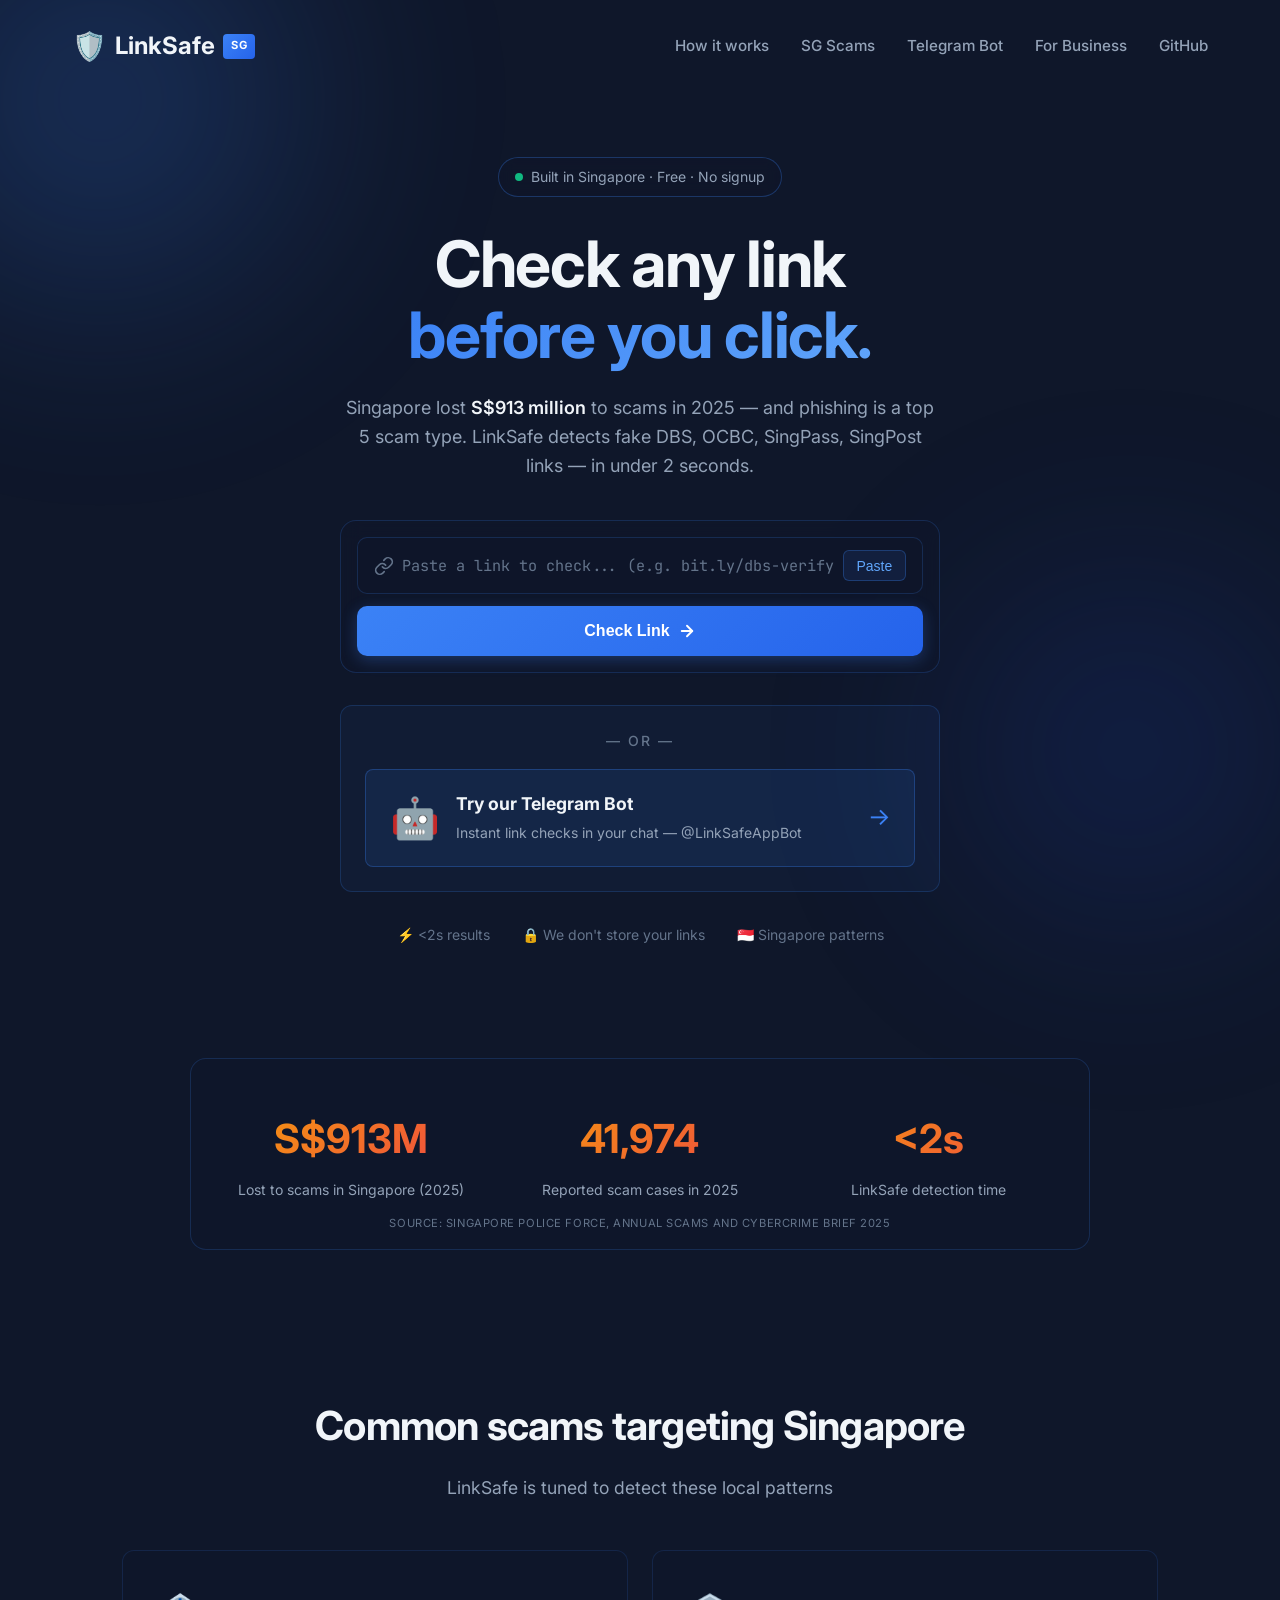
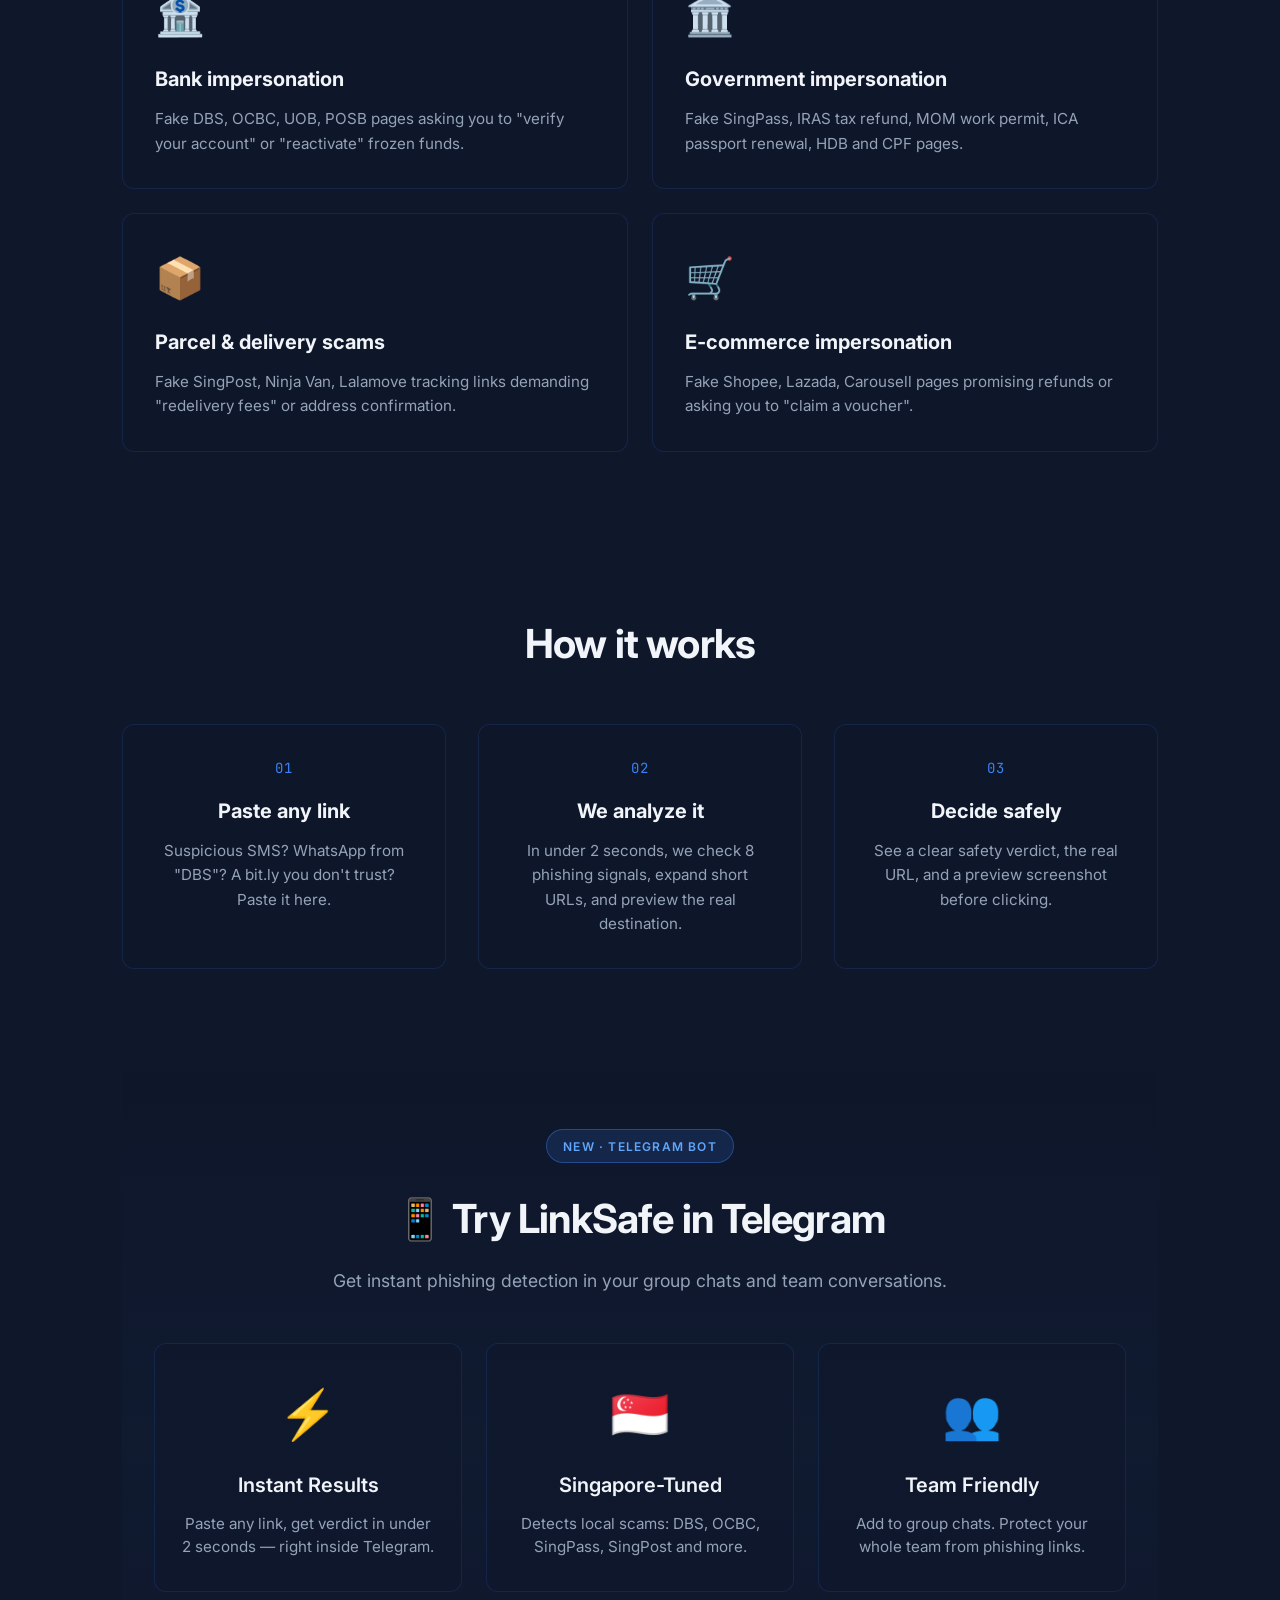
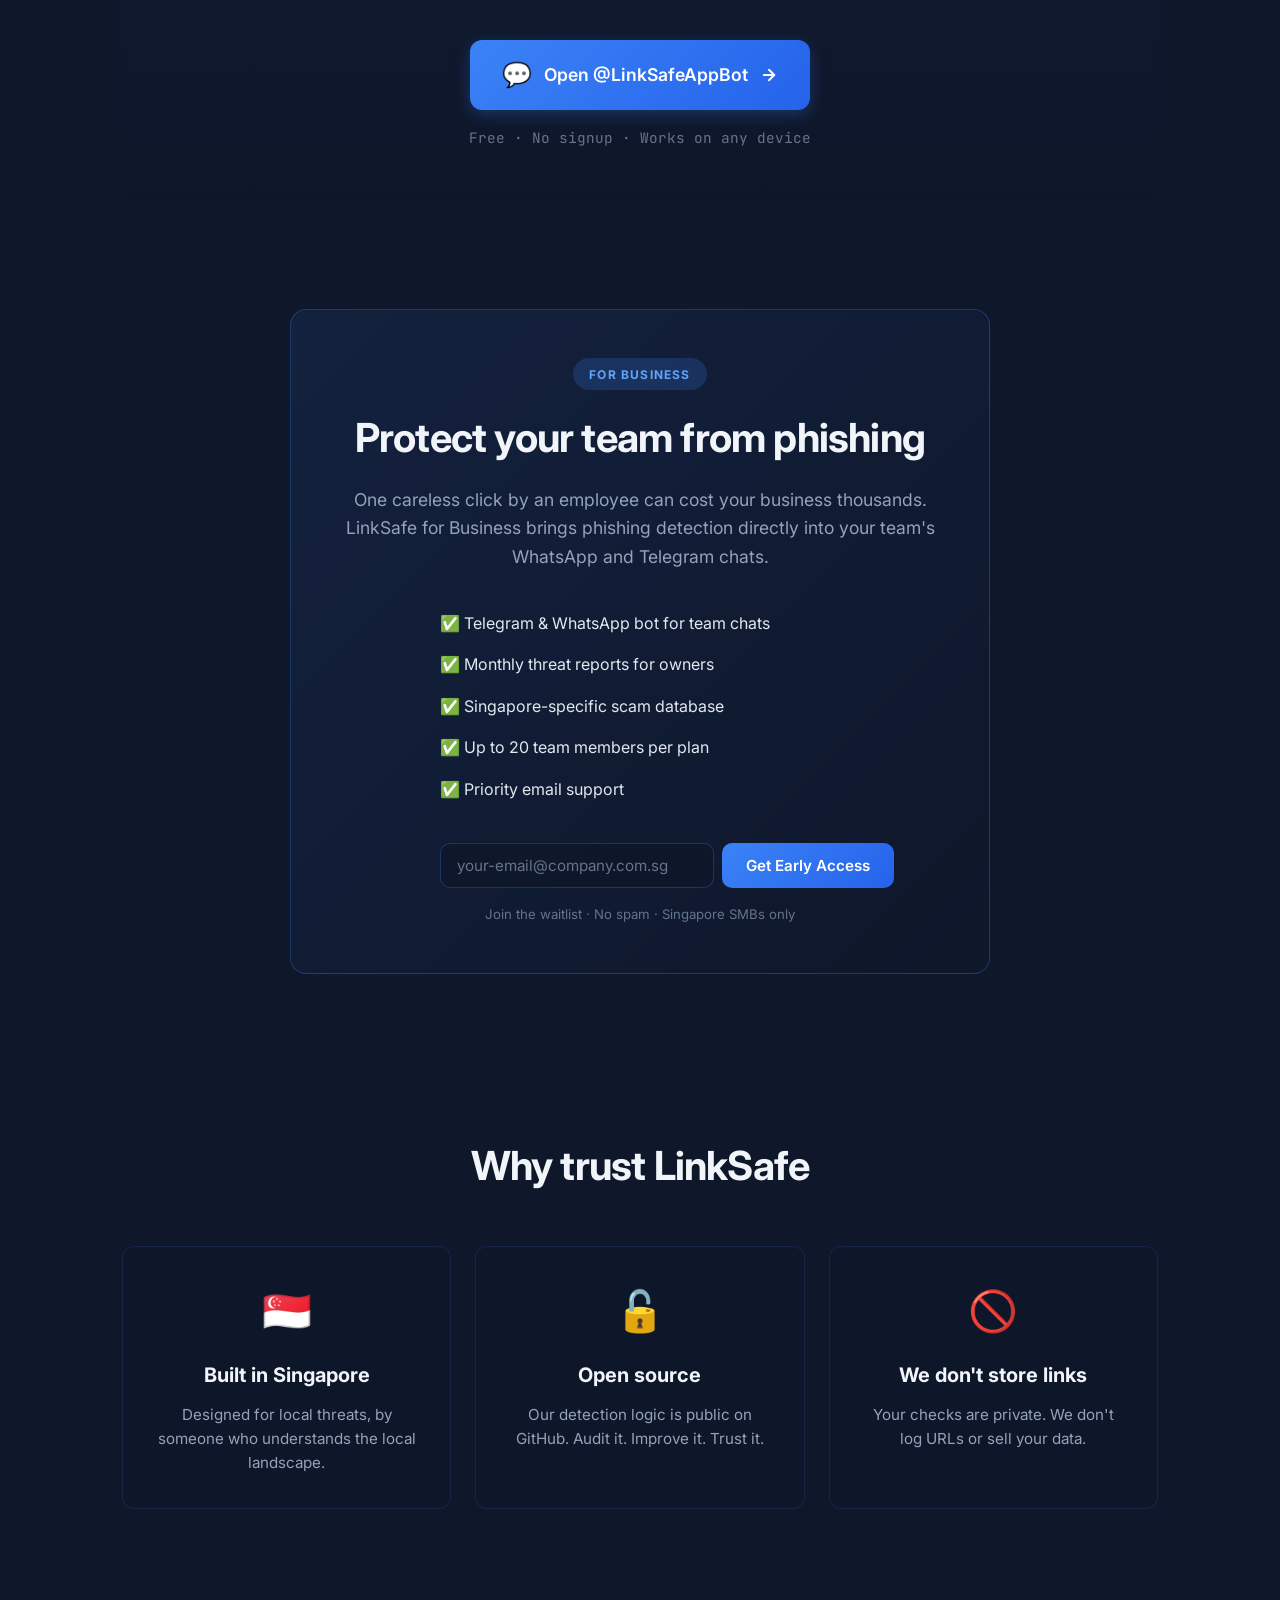
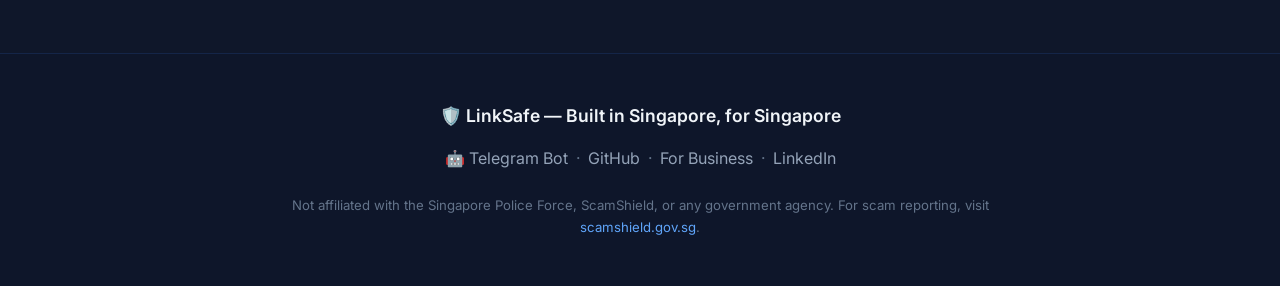
<file: index.html>
<!DOCTYPE html>
<html lang="en">
<head>
  <meta charset="UTF-8">
  <meta name="viewport" content="width=device-width, initial-scale=1.0">
  <title>LinkSafe — Phishing Link Checker Built for Singapore</title>
  <meta name="description" content="Free instant link safety checker. Detect phishing scams impersonating DBS, OCBC, SingPass, SingPost and more. Built for Singapore businesses.">

  <!-- Open Graph / Social sharing -->
  <meta property="og:title" content="LinkSafe — Stop Phishing in 2 Seconds">
  <meta property="og:description" content="Singapore lost S$913M to scams in 2025. LinkSafe checks any link before you click. Free for everyone, built for SMBs.">
  <meta property="og:type" content="website">
  <meta property="og:url" content="https://shakhsg.github.io/linksafe">
  <meta property="og:image" content="https://shakhsg.github.io/linksafe/og-image.png">
  <meta name="twitter:card" content="summary_large_image">
  <meta name="twitter:title" content="LinkSafe — Stop Phishing in 2 Seconds">
  <meta name="twitter:description" content="Singapore-built phishing detection. Free for everyone.">

  <link rel="preconnect" href="https://fonts.googleapis.com">
  <link rel="preconnect" href="https://fonts.gstatic.com" crossorigin>
  <link href="https://fonts.googleapis.com/css2?family=Inter:wght@400;500;600;700&family=JetBrains+Mono:wght@400;500&display=swap" rel="stylesheet">
  <link rel="stylesheet" href="styles.css">

  <!-- Google Analytics -->
  <script async src="https://www.googletagmanager.com/gtag/js?id=G-LSV59Z6FGF"></script>
  <script>
    window.dataLayer = window.dataLayer || [];
    function gtag(){dataLayer.push(arguments);}
    gtag('js', new Date());
    gtag('config', 'G-LSV59Z6FGF');
  </script>
</head>
<body>

  <!-- Background gradient orbs -->
  <div class="bg-orb bg-orb-1" aria-hidden="true"></div>
  <div class="bg-orb bg-orb-2" aria-hidden="true"></div>

  <!-- Header -->
  <header class="header">
    <div class="brand">
      <span class="brand-icon">🛡️</span>
      <span class="brand-name">LinkSafe</span>
      <span class="brand-tag">SG</span>
    </div>
    <nav class="nav">
      <a href="#how" class="nav-link">How it works</a>
      <a href="#scams" class="nav-link">SG Scams</a>
      <a href="#bot" class="nav-link">Telegram Bot</a>
      <a href="#business" class="nav-link">For Business</a>
      <a href="https://github.com/shakhsg/linksafe" class="nav-link" target="_blank">GitHub</a>
    </nav>
  </header>

  <!-- Hero -->
  <main class="main">
    <section class="hero">
      <div class="hero-badge">
        <span class="pulse-dot"></span>
        Built in Singapore · Free · No signup
      </div>
      <h1 class="hero-title">
        Check any link <br>
        <span class="accent">before you click.</span>
      </h1>
      <p class="hero-sub">
        Singapore lost <strong>S$913 million</strong> to scams in 2025 — and phishing is a top 5 scam type.
        LinkSafe detects fake DBS, OCBC, SingPass, SingPost links — in under 2 seconds.
      </p>

      <!-- Input -->
      <div class="check-box">
        <div class="input-wrap">
          <svg class="input-icon" width="20" height="20" viewBox="0 0 24 24" fill="none" stroke="currentColor" stroke-width="2" stroke-linecap="round" stroke-linejoin="round">
            <path d="M10 13a5 5 0 0 0 7.54.54l3-3a5 5 0 0 0-7.07-7.07l-1.72 1.71"/>
            <path d="M14 11a5 5 0 0 0-7.54-.54l-3 3a5 5 0 0 0 7.07 7.07l1.71-1.71"/>
          </svg>
          <input type="text" id="url-input" placeholder="Paste a link to check... (e.g. bit.ly/dbs-verify)" autocomplete="off" spellcheck="false" aria-label="URL to check">
          <button id="paste-btn" class="paste-btn" title="Paste from clipboard">Paste</button>
        </div>
        <button id="check-btn" class="check-btn">
          <span class="btn-text">Check Link</span>
          <svg class="btn-arrow" width="18" height="18" viewBox="0 0 24 24" fill="none" stroke="currentColor" stroke-width="2.5" stroke-linecap="round" stroke-linejoin="round">
            <line x1="5" y1="12" x2="19" y2="12"/>
            <polyline points="12 5 19 12 12 19"/>
          </svg>
        </button>
      </div>

      <!-- Bot CTA after checker -->
      <div class="bot-cta">
        <div class="bot-cta-divider">— OR —</div>
        <a href="https://t.me/LinkSafeAppBot" target="_blank" class="bot-cta-link">
          <span class="bot-cta-icon">🤖</span>
          <div class="bot-cta-text">
            <strong>Try our Telegram Bot</strong>
            <span>Instant link checks in your chat — @LinkSafeAppBot</span>
          </div>
          <span class="bot-cta-arrow">→</span>
        </a>
      </div>

      <div class="trust-row">
        <span class="trust-item">⚡ &lt;2s results</span>
        <span class="trust-item">🔒 We don't store your links</span>
        <span class="trust-item">🇸🇬 Singapore patterns</span>
      </div>
    </section>

    <!-- Results -->
    <section id="results" class="results" aria-live="polite"></section>

    <!-- Stats Banner -->
    <section class="stats-banner">
      <div class="stat">
        <div class="stat-num">S$913M</div>
        <div class="stat-label">Lost to scams in Singapore (2025)</div>
      </div>
      <div class="stat">
        <div class="stat-num">41,974</div>
        <div class="stat-label">Reported scam cases in 2025</div>
      </div>
      <div class="stat">
        <div class="stat-num">&lt;2s</div>
        <div class="stat-label">LinkSafe detection time</div>
      </div>
      <div class="stat-source">Source: Singapore Police Force, Annual Scams and Cybercrime Brief 2025</div>
    </section>

    <!-- Singapore Scams Section -->
    <section id="scams" class="scams-section">
      <h2 class="section-title">Common scams targeting Singapore</h2>
      <p class="section-sub">LinkSafe is tuned to detect these local patterns</p>

      <div class="scam-grid">
        <div class="scam-card">
          <div class="scam-icon">🏦</div>
          <h3>Bank impersonation</h3>
          <p>Fake DBS, OCBC, UOB, POSB pages asking you to "verify your account" or "reactivate" frozen funds.</p>
        </div>
        <div class="scam-card">
          <div class="scam-icon">🏛️</div>
          <h3>Government impersonation</h3>
          <p>Fake SingPass, IRAS tax refund, MOM work permit, ICA passport renewal, HDB and CPF pages.</p>
        </div>
        <div class="scam-card">
          <div class="scam-icon">📦</div>
          <h3>Parcel & delivery scams</h3>
          <p>Fake SingPost, Ninja Van, Lalamove tracking links demanding "redelivery fees" or address confirmation.</p>
        </div>
        <div class="scam-card">
          <div class="scam-icon">🛒</div>
          <h3>E-commerce impersonation</h3>
          <p>Fake Shopee, Lazada, Carousell pages promising refunds or asking you to "claim a voucher".</p>
        </div>
      </div>
    </section>

    <!-- How it works -->
    <section id="how" class="how-section">
      <h2 class="section-title">How it works</h2>
      <div class="how-grid">
        <div class="how-card">
          <div class="how-num">01</div>
          <h3 class="how-title">Paste any link</h3>
          <p class="how-desc">Suspicious SMS? WhatsApp from "DBS"? A bit.ly you don't trust? Paste it here.</p>
        </div>
        <div class="how-card">
          <div class="how-num">02</div>
          <h3 class="how-title">We analyze it</h3>
          <p class="how-desc">In under 2 seconds, we check 8 phishing signals, expand short URLs, and preview the real destination.</p>
        </div>
        <div class="how-card">
          <div class="how-num">03</div>
          <h3 class="how-title">Decide safely</h3>
          <p class="how-desc">See a clear safety verdict, the real URL, and a preview screenshot before clicking.</p>
        </div>
      </div>
    </section>

    <!-- Telegram Bot Section -->
    <section id="bot" class="bot-section">
      <div class="bot-section-content">
        <div class="bot-badge">NEW · TELEGRAM BOT</div>
        <h2 class="section-title">📱 Try LinkSafe in Telegram</h2>
        <p class="section-sub">Get instant phishing detection in your group chats and team conversations.</p>

        <div class="bot-features">
          <div class="bot-feature">
            <div class="bot-feature-icon">⚡</div>
            <h3>Instant Results</h3>
            <p>Paste any link, get verdict in under 2 seconds — right inside Telegram.</p>
          </div>
          <div class="bot-feature">
            <div class="bot-feature-icon">🇸🇬</div>
            <h3>Singapore-Tuned</h3>
            <p>Detects local scams: DBS, OCBC, SingPass, SingPost and more.</p>
          </div>
          <div class="bot-feature">
            <div class="bot-feature-icon">👥</div>
            <h3>Team Friendly</h3>
            <p>Add to group chats. Protect your whole team from phishing links.</p>
          </div>
        </div>

        <div class="bot-cta-center">
          <a href="https://t.me/LinkSafeAppBot" target="_blank" class="bot-open-btn">
            <span>💬</span>
            Open @LinkSafeAppBot
            <svg width="18" height="18" viewBox="0 0 24 24" fill="none" stroke="currentColor" stroke-width="2.5" stroke-linecap="round" stroke-linejoin="round">
              <line x1="5" y1="12" x2="19" y2="12"/>
              <polyline points="12 5 19 12 12 19"/>
            </svg>
          </a>
          <p class="bot-username">Free · No signup · Works on any device</p>
        </div>
      </div>
    </section>

    <!-- For Business Section -->
    <section id="business" class="business-section">
      <div class="business-content">
        <div class="business-badge">FOR BUSINESS</div>
        <h2 class="section-title">Protect your team from phishing</h2>
        <p class="business-desc">
          One careless click by an employee can cost your business thousands. LinkSafe for Business
          brings phishing detection directly into your team's WhatsApp and Telegram chats.
        </p>

        <ul class="business-features">
          <li>✅ Telegram & WhatsApp bot for team chats</li>
          <li>✅ Monthly threat reports for owners</li>
          <li>✅ Singapore-specific scam database</li>
          <li>✅ Up to 20 team members per plan</li>
          <li>✅ Priority email support</li>
        </ul>

        <form class="lead-form" action="https://formspree.io/f/mpqnpljk" method="POST">
          <input type="email" name="email" placeholder="your-email@company.com.sg" required aria-label="Business email">
          <button type="submit" class="cta-btn">Get Early Access</button>
        </form>
        <p class="form-note">Join the waitlist · No spam · Singapore SMBs only</p>
      </div>
    </section>

    <!-- Trust Section -->
    <section class="trust-section">
      <h2 class="section-title">Why trust LinkSafe</h2>
      <div class="trust-grid">
        <div class="trust-card">
          <div class="trust-emoji">🇸🇬</div>
          <h3>Built in Singapore</h3>
          <p>Designed for local threats, by someone who understands the local landscape.</p>
        </div>
        <div class="trust-card">
          <div class="trust-emoji">🔓</div>
          <h3>Open source</h3>
          <p>Our detection logic is public on GitHub. Audit it. Improve it. Trust it.</p>
        </div>
        <div class="trust-card">
          <div class="trust-emoji">🚫</div>
          <h3>We don't store links</h3>
          <p>Your checks are private. We don't log URLs or sell your data.</p>
        </div>
      </div>
    </section>
  </main>

  <footer class="footer">
    <div class="footer-content">
      <p class="footer-brand">🛡️ LinkSafe — Built in Singapore, for Singapore</p>
      <p class="footer-links">
        <a href="https://t.me/LinkSafeAppBot" target="_blank">🤖 Telegram Bot</a> ·
        <a href="https://github.com/shakhsg/linksafe" target="_blank">GitHub</a> ·
        <a href="#business">For Business</a> ·
        <a href="https://www.linkedin.com/in/shukhratmirzaev-cs" target="_blank">LinkedIn</a>
      </p>
      <p class="footer-note">
        Not affiliated with the Singapore Police Force, ScamShield, or any government agency.
        For scam reporting, visit <a href="https://www.scamshield.gov.sg" target="_blank">scamshield.gov.sg</a>.
      </p>
    </div>
  </footer>

  <script src="script.js"></script>
</body>
</html>
</file>
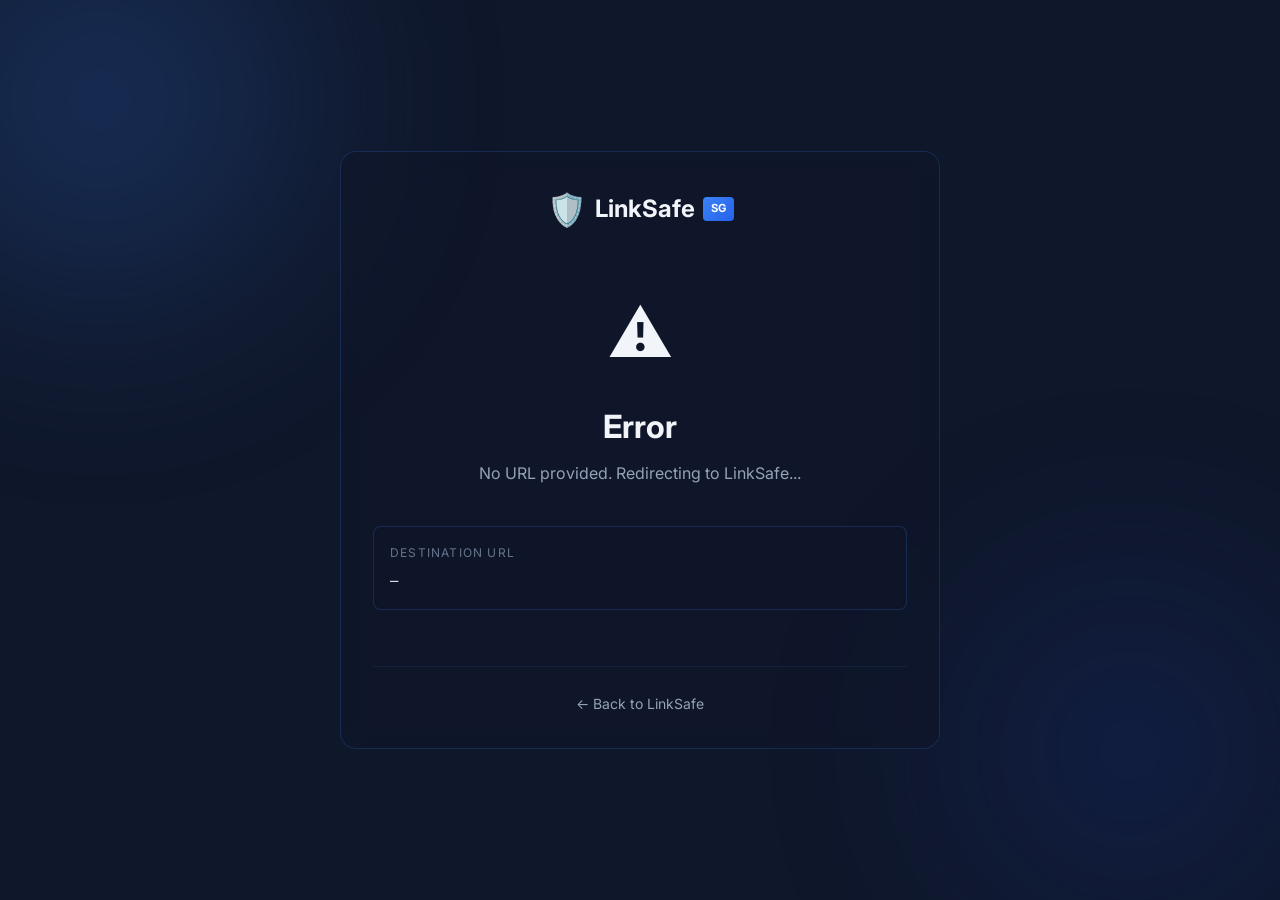
<file: check.html>
<!DOCTYPE html>
<html lang="en">
<head>
  <meta charset="UTF-8">
  <meta name="viewport" content="width=device-width, initial-scale=1.0">
  <title>LinkSafe — Checking Link...</title>
  <meta name="description" content="LinkSafe is checking if this link is safe before you continue.">

  <!-- Don't index this page -->
  <meta name="robots" content="noindex, nofollow">

  <link rel="preconnect" href="https://fonts.googleapis.com">
  <link rel="preconnect" href="https://fonts.gstatic.com" crossorigin>
  <link href="https://fonts.googleapis.com/css2?family=Inter:wght@400;500;600;700&family=JetBrains+Mono:wght@400;500&display=swap" rel="stylesheet">

  <!-- Google Analytics -->
  <script async src="https://www.googletagmanager.com/gtag/js?id=G-LSV59Z6FGF"></script>
  <script>
    window.dataLayer = window.dataLayer || [];
    function gtag(){dataLayer.push(arguments);}
    gtag('js', new Date());
    gtag('config', 'G-LSV59Z6FGF');
  </script>

  <style>
    * { margin: 0; padding: 0; box-sizing: border-box; }

    body {
      font-family: 'Inter', -apple-system, sans-serif;
      background: #0F172A;
      color: #F1F5F9;
      min-height: 100vh;
      display: flex;
      align-items: center;
      justify-content: center;
      padding: 1rem;
      line-height: 1.6;
    }

    .bg-orb {
      position: fixed;
      border-radius: 50%;
      filter: blur(100px);
      opacity: 0.3;
      z-index: -1;
      pointer-events: none;
    }

    .bg-orb-1 {
      width: 600px;
      height: 600px;
      background: radial-gradient(circle, #3B82F6 0%, transparent 70%);
      top: -200px;
      left: -200px;
    }

    .bg-orb-2 {
      width: 500px;
      height: 500px;
      background: radial-gradient(circle, #1E40AF 0%, transparent 70%);
      bottom: -100px;
      right: -100px;
    }

    .container {
      max-width: 600px;
      width: 100%;
      background: rgba(15, 23, 42, 0.6);
      border: 1px solid rgba(59, 130, 246, 0.2);
      border-radius: 16px;
      padding: 2rem;
      backdrop-filter: blur(10px);
    }

    .brand {
      display: flex;
      align-items: center;
      gap: 0.5rem;
      justify-content: center;
      margin-bottom: 2rem;
    }

    .brand-icon { font-size: 2rem; }
    .brand-name { font-size: 1.5rem; font-weight: 700; color: #F1F5F9; }
    .brand-tag {
      background: linear-gradient(135deg, #3B82F6 0%, #2563EB 100%);
      color: white;
      font-size: 0.7rem;
      font-weight: 700;
      padding: 0.2rem 0.5rem;
      border-radius: 4px;
    }

    /* Loading state */
    .loading {
      text-align: center;
      padding: 2rem 0;
    }

    .spinner {
      width: 50px;
      height: 50px;
      border: 4px solid rgba(59, 130, 246, 0.2);
      border-top-color: #3B82F6;
      border-radius: 50%;
      margin: 0 auto 1.5rem;
      animation: spin 0.8s linear infinite;
    }

    @keyframes spin {
      to { transform: rotate(360deg); }
    }

    .loading-text {
      font-size: 1.1rem;
      color: #94A3B8;
      margin-bottom: 0.5rem;
    }

    .loading-url {
      font-family: 'JetBrains Mono', monospace;
      font-size: 0.875rem;
      color: #64748B;
      word-break: break-all;
      padding: 0.5rem;
      background: rgba(15, 23, 42, 0.5);
      border-radius: 6px;
      margin-top: 1rem;
    }

    /* Result states */
    .result {
      display: none;
    }

    .result.show {
      display: block;
    }

    .verdict {
      text-align: center;
      padding: 1rem 0;
    }

    .verdict-icon {
      font-size: 4rem;
      margin-bottom: 1rem;
    }

    .verdict-title {
      font-size: 2rem;
      font-weight: 700;
      margin-bottom: 0.5rem;
    }

    .verdict-subtitle {
      font-size: 1rem;
      color: #94A3B8;
      margin-bottom: 1.5rem;
    }

    /* SAFE */
    .verdict-safe .verdict-title { color: #10B981; }

    /* WARNING */
    .verdict-warning .verdict-title { color: #F59E0B; }

    /* DANGER */
    .verdict-danger .verdict-title { color: #EF4444; }

    /* URL box */
    .url-box {
      background: rgba(15, 23, 42, 0.8);
      border: 1px solid rgba(59, 130, 246, 0.2);
      border-radius: 8px;
      padding: 1rem;
      margin-bottom: 1.5rem;
    }

    .url-label {
      font-size: 0.75rem;
      color: #64748B;
      letter-spacing: 0.1em;
      text-transform: uppercase;
      margin-bottom: 0.5rem;
    }

    .url-value {
      font-family: 'JetBrains Mono', monospace;
      font-size: 0.875rem;
      color: #E2E8F0;
      word-break: break-all;
    }

    /* Signals list */
    .signals {
      list-style: none;
      margin-bottom: 1.5rem;
    }

    .signals li {
      padding: 0.6rem 1rem;
      margin-bottom: 0.5rem;
      background: rgba(15, 23, 42, 0.5);
      border-radius: 6px;
      font-size: 0.9rem;
      display: flex;
      align-items: center;
      gap: 0.5rem;
    }

    .signal-bad {
      border-left: 3px solid #EF4444;
      color: #FCA5A5;
    }

    .signal-warn {
      border-left: 3px solid #F59E0B;
      color: #FCD34D;
    }

    .signal-ok {
      border-left: 3px solid #10B981;
      color: #6EE7B7;
    }

    /* Buttons */
    .buttons {
      display: flex;
      gap: 0.75rem;
      flex-direction: column;
    }

    .btn {
      padding: 1rem 1.5rem;
      border: none;
      border-radius: 10px;
      font-size: 1rem;
      font-weight: 600;
      cursor: pointer;
      transition: all 0.2s;
      text-decoration: none;
      display: block;
      text-align: center;
      font-family: inherit;
    }

    .btn-block {
      background: rgba(239, 68, 68, 0.1);
      border: 1px solid #EF4444;
      color: #FCA5A5;
    }

    .btn-block:hover {
      background: rgba(239, 68, 68, 0.2);
      transform: translateY(-2px);
    }

    .btn-continue {
      background: rgba(245, 158, 11, 0.1);
      border: 1px solid #F59E0B;
      color: #FCD34D;
    }

    .btn-continue:hover {
      background: rgba(245, 158, 11, 0.2);
    }

    .btn-safe-continue {
      background: linear-gradient(135deg, #10B981 0%, #059669 100%);
      color: white;
      border: 1px solid #10B981;
    }

    .btn-safe-continue:hover {
      transform: translateY(-2px);
      box-shadow: 0 4px 16px rgba(16, 185, 129, 0.3);
    }

    .countdown {
      text-align: center;
      font-size: 0.875rem;
      color: #64748B;
      margin-top: 1rem;
      font-family: 'JetBrains Mono', monospace;
    }

    /* Footer */
    .footer-link {
      text-align: center;
      margin-top: 2rem;
      padding-top: 1.5rem;
      border-top: 1px solid rgba(59, 130, 246, 0.1);
    }

    .footer-link a {
      color: #94A3B8;
      text-decoration: none;
      font-size: 0.875rem;
      transition: color 0.2s;
    }

    .footer-link a:hover {
      color: #60A5FA;
    }

    /* Mobile */
    @media (max-width: 480px) {
      .container { padding: 1.5rem; }
      .verdict-title { font-size: 1.5rem; }
      .verdict-icon { font-size: 3rem; }
    }
  </style>
</head>
<body>

  <div class="bg-orb bg-orb-1" aria-hidden="true"></div>
  <div class="bg-orb bg-orb-2" aria-hidden="true"></div>

  <div class="container">
    <!-- Brand -->
    <div class="brand">
      <span class="brand-icon">🛡️</span>
      <span class="brand-name">LinkSafe</span>
      <span class="brand-tag">SG</span>
    </div>

    <!-- LOADING STATE -->
    <div id="loading" class="loading">
      <div class="spinner"></div>
      <div class="loading-text">Checking your link...</div>
      <div class="loading-url" id="loading-url">—</div>
    </div>

    <!-- RESULT STATE -->
    <div id="result" class="result">
      <div class="verdict" id="verdict">
        <div class="verdict-icon" id="verdict-icon">🔍</div>
        <div class="verdict-title" id="verdict-title">Checking...</div>
        <div class="verdict-subtitle" id="verdict-subtitle">Please wait</div>
      </div>

      <div class="url-box">
        <div class="url-label">Destination URL</div>
        <div class="url-value" id="url-value">—</div>
      </div>

      <ul class="signals" id="signals"></ul>

      <div class="buttons" id="buttons"></div>

      <div class="countdown" id="countdown"></div>
    </div>

    <!-- Footer -->
    <div class="footer-link">
      <a href="index.html">
        ← Back to LinkSafe
      </a>
    </div>
  </div>

  <script>
    // ============================================
    // GET URL PARAM
    // ============================================
    const params = new URLSearchParams(window.location.search);
    const targetUrl = params.get('url');

    if (!targetUrl) {
      showError('No URL provided. Redirecting to LinkSafe...');
      setTimeout(() => {
        window.location.href = 'index.html';
      }, 2000);
      throw new Error('No URL');
    }

    // Show loading URL
    document.getElementById('loading-url').textContent = targetUrl;

    // ============================================
    // PHISHING DETECTION (8 signals)
    // ============================================
    function checkPhishing(url) {
      const signals = [];
      let dangerScore = 0;
      let warningScore = 0;

      let parsedUrl;
      try {
        parsedUrl = new URL(url);
      } catch (e) {
        return {
          verdict: 'DANGER',
          signals: [{ type: 'bad', text: 'Invalid URL format' }]
        };
      }

      const hostname = parsedUrl.hostname.toLowerCase();
      const fullUrl = url.toLowerCase();

      // 1. HTTPS check
      if (parsedUrl.protocol !== 'https:') {
        signals.push({ type: 'warn', text: 'No HTTPS — connection not encrypted' });
        warningScore++;
      } else {
        signals.push({ type: 'ok', text: 'HTTPS enabled — encrypted connection' });
      }

      // 2. IP-based URLs
      if (/^\d{1,3}\.\d{1,3}\.\d{1,3}\.\d{1,3}/.test(hostname)) {
        signals.push({ type: 'bad', text: 'IP address instead of domain — highly suspicious' });
        dangerScore += 2;
      }

      // 3. Suspicious TLDs
      const badTlds = ['.tk', '.ml', '.ga', '.cf', '.xyz', '.top', '.win', '.bid'];
      const matchedTld = badTlds.find(tld => hostname.endsWith(tld));
      if (matchedTld) {
        signals.push({ type: 'bad', text: `Suspicious TLD: ${matchedTld} (commonly used in phishing)` });
        dangerScore += 2;
      }

      // 4. Phishing keywords
      const phishingKeywords = ['verify', 'secure', 'login', 'update', 'confirm', 'validate', 'unlock', 'suspended'];
      const foundKeywords = phishingKeywords.filter(k => fullUrl.includes(k));
      if (foundKeywords.length > 0) {
        signals.push({ type: 'warn', text: `Phishing keywords detected: ${foundKeywords.join(', ')}` });
        warningScore++;
      }

      // 5. Brand impersonation (Singapore-tuned)
      const sgBrands = ['dbs', 'ocbc', 'uob', 'posb', 'singpass', 'singpost', 'iras', 'shopee', 'lazada', 'grab'];
      const brandFound = sgBrands.find(brand => {
        const legitimateDomains = {
          'dbs': 'dbs.com.sg',
          'ocbc': 'ocbc.com',
          'uob': 'uob.com.sg',
          'posb': 'posb.com.sg',
          'singpass': 'singpass.gov.sg',
          'singpost': 'singpost.com',
          'iras': 'iras.gov.sg',
          'shopee': 'shopee.sg',
          'lazada': 'lazada.sg',
          'grab': 'grab.com'
        };
        const legit = legitimateDomains[brand];
        return fullUrl.includes(brand) && !hostname.endsWith(legit);
      });

      if (brandFound) {
        signals.push({ type: 'bad', text: `Brand impersonation detected: "${brandFound.toUpperCase()}" — but URL doesn't match official domain` });
        dangerScore += 3;
      }

      // 6. Excessive subdomains
      const subdomainCount = hostname.split('.').length - 2;
      if (subdomainCount > 3) {
        signals.push({ type: 'warn', text: `Excessive subdomains (${subdomainCount}) — possible masking attempt` });
        warningScore++;
      }

      // 7. Punycode / suspicious characters
      if (hostname.includes('xn--') || /[^\x00-\x7F]/.test(hostname)) {
        signals.push({ type: 'bad', text: 'Punycode/Unicode characters — possible homograph attack' });
        dangerScore += 2;
      }

      // 8. URL length / @ symbol / shorteners
      if (url.length > 100) {
        signals.push({ type: 'warn', text: `URL unusually long (${url.length} chars)` });
        warningScore++;
      }
      if (url.includes('@') && url.indexOf('@') > 8) {
        signals.push({ type: 'bad', text: '@ symbol in URL — classic phishing trick' });
        dangerScore += 2;
      }

      // URL shorteners
      const shorteners = ['bit.ly', 'tinyurl.com', 't.co', 'goo.gl', 'ow.ly', 'is.gd', 'buff.ly'];
      if (shorteners.some(s => hostname.includes(s))) {
        signals.push({ type: 'warn', text: 'URL shortener detected — destination hidden' });
        warningScore++;
      }

      // Determine verdict
      let verdict;
      if (dangerScore >= 2) {
        verdict = 'DANGER';
      } else if (dangerScore >= 1 || warningScore >= 2) {
        verdict = 'WARNING';
      } else {
        verdict = 'SAFE';
      }

      return { verdict, signals, dangerScore, warningScore };
    }

    // ============================================
    // RENDER RESULT
    // ============================================
    function showError(msg) {
      document.getElementById('loading').style.display = 'none';
      document.getElementById('result').classList.add('show');
      document.getElementById('verdict-icon').textContent = '⚠️';
      document.getElementById('verdict-title').textContent = 'Error';
      document.getElementById('verdict-subtitle').textContent = msg;
    }

    function renderResult(result) {
      document.getElementById('loading').style.display = 'none';
      document.getElementById('result').classList.add('show');

      document.getElementById('url-value').textContent = targetUrl;

      const verdict = document.getElementById('verdict');
      const icon = document.getElementById('verdict-icon');
      const title = document.getElementById('verdict-title');
      const subtitle = document.getElementById('verdict-subtitle');
      const signalsList = document.getElementById('signals');
      const buttons = document.getElementById('buttons');
      const countdown = document.getElementById('countdown');

      if (result.verdict === 'DANGER') {
        verdict.classList.add('verdict-danger');
        icon.textContent = '🚨';
        title.textContent = 'DANGER';
        subtitle.textContent = 'This link is dangerous. Do not continue.';

        if (typeof gtag === 'function') {
          gtag('event', 'link_check', { verdict: 'DANGER' });
        }

        buttons.innerHTML = `
          <button class="btn btn-block" onclick="goBack()">⛔ Don't continue (recommended)</button>
          <button class="btn btn-continue" onclick="continueAnyway()">⚠️ I understand the risk, continue anyway</button>
        `;

      } else if (result.verdict === 'WARNING') {
        verdict.classList.add('verdict-warning');
        icon.textContent = '⚠️';
        title.textContent = 'SUSPICIOUS';
        subtitle.textContent = 'This link has warning signs. Proceed with caution.';

        if (typeof gtag === 'function') {
          gtag('event', 'link_check', { verdict: 'WARNING' });
        }

        buttons.innerHTML = `
          <button class="btn btn-continue" onclick="continueAnyway()">⚠️ Continue with caution</button>
          <button class="btn btn-block" onclick="goBack()">⛔ Don't continue</button>
        `;

      } else {
        verdict.classList.add('verdict-safe');
        icon.textContent = '✅';
        title.textContent = 'SAFE';
        subtitle.textContent = 'No threats detected. You can continue.';

        if (typeof gtag === 'function') {
          gtag('event', 'link_check', { verdict: 'SAFE' });
        }

        buttons.innerHTML = `
          <button class="btn btn-safe-continue" onclick="continueAnyway()">✓ Continue to site</button>
        `;

        let timeLeft = 3;
        countdown.textContent = `Auto-redirecting in ${timeLeft}s...`;
        const interval = setInterval(() => {
          timeLeft--;
          if (timeLeft > 0) {
            countdown.textContent = `Auto-redirecting in ${timeLeft}s...`;
          } else {
            clearInterval(interval);
            continueAnyway();
          }
        }, 1000);
      }

      signalsList.innerHTML = result.signals.map(s => `
        <li class="signal-${s.type}">${s.text}</li>
      `).join('');
    }

    // ============================================
    // ACTIONS
    // ============================================
    function continueAnyway() {
      window.location.href = targetUrl;
    }

    function goBack() {
      if (history.length > 1) {
        history.back();
      } else {
        window.location.href = 'index.html';
      }
    }

    // ============================================
    // RUN CHECK
    // ============================================
    setTimeout(() => {
      const result = checkPhishing(targetUrl);
      renderResult(result);
    }, 800);

  </script>
</body>
</html>
</file>
<file: styles.css>
/* ============================================
   LINKSAFE — Midnight Trust Theme
   Complete styles.css
   ============================================ */

/* Reset and base styles */
* {
  margin: 0;
  padding: 0;
  box-sizing: border-box;
}

html {
  scroll-behavior: smooth;
}

body {
  font-family: 'Inter', -apple-system, BlinkMacSystemFont, sans-serif;
  background: #0F172A;
  color: #F1F5F9;
  line-height: 1.6;
  overflow-x: hidden;
  min-height: 100vh;
}

/* Background gradient orbs */
.bg-orb {
  position: fixed;
  border-radius: 50%;
  filter: blur(100px);
  opacity: 0.3;
  z-index: -1;
  pointer-events: none;
}

.bg-orb-1 {
  width: 600px;
  height: 600px;
  background: radial-gradient(circle, #3B82F6 0%, transparent 70%);
  top: -200px;
  left: -200px;
}

.bg-orb-2 {
  width: 500px;
  height: 500px;
  background: radial-gradient(circle, #1E40AF 0%, transparent 70%);
  bottom: -100px;
  right: -100px;
}

/* Header */
.header {
  display: flex;
  justify-content: space-between;
  align-items: center;
  padding: 1.5rem 2rem;
  max-width: 1200px;
  margin: 0 auto;
}

.brand {
  display: flex;
  align-items: center;
  gap: 0.5rem;
}

.brand-icon {
  font-size: 1.75rem;
}

.brand-name {
  font-size: 1.5rem;
  font-weight: 700;
  color: #F1F5F9;
}

.brand-tag {
  background: linear-gradient(135deg, #3B82F6 0%, #2563EB 100%);
  color: white;
  font-size: 0.7rem;
  font-weight: 700;
  padding: 0.2rem 0.5rem;
  border-radius: 4px;
  letter-spacing: 0.05em;
}

.nav {
  display: flex;
  gap: 2rem;
  align-items: center;
}

.nav-link {
  color: #94A3B8;
  text-decoration: none;
  font-size: 0.95rem;
  font-weight: 500;
  transition: color 0.2s;
}

.nav-link:hover {
  color: #F1F5F9;
}

/* Main */
.main {
  max-width: 1100px;
  margin: 0 auto;
  padding: 0 2rem;
}

/* Hero */
.hero {
  text-align: center;
  padding: 4rem 0 3rem;
}

.hero-badge {
  display: inline-flex;
  align-items: center;
  gap: 0.5rem;
  background: rgba(15, 23, 42, 0.6);
  border: 1px solid rgba(59, 130, 246, 0.3);
  color: #94A3B8;
  padding: 0.5rem 1rem;
  border-radius: 100px;
  font-size: 0.875rem;
  margin-bottom: 2rem;
  backdrop-filter: blur(8px);
}

.pulse-dot {
  width: 8px;
  height: 8px;
  background: #10B981;
  border-radius: 50%;
  display: inline-block;
  animation: pulse 2s infinite;
}

@keyframes pulse {
  0%, 100% { opacity: 1; transform: scale(1); }
  50% { opacity: 0.5; transform: scale(1.2); }
}

.hero-title {
  font-size: clamp(2.5rem, 5vw, 4rem);
  font-weight: 700;
  line-height: 1.1;
  margin-bottom: 1.5rem;
  letter-spacing: -0.02em;
}

.accent {
  background: linear-gradient(135deg, #3B82F6 0%, #60A5FA 100%);
  -webkit-background-clip: text;
  background-clip: text;
  -webkit-text-fill-color: transparent;
}

.hero-sub {
  font-size: 1.125rem;
  color: #94A3B8;
  max-width: 600px;
  margin: 0 auto 2.5rem;
  line-height: 1.6;
}

.hero-sub strong {
  color: #F1F5F9;
  font-weight: 600;
}

/* Check Box */
.check-box {
  max-width: 600px;
  margin: 0 auto;
  background: rgba(15, 23, 42, 0.6);
  border: 1px solid rgba(59, 130, 246, 0.2);
  border-radius: 16px;
  padding: 1rem;
  backdrop-filter: blur(10px);
}

.input-wrap {
  display: flex;
  align-items: center;
  gap: 0.5rem;
  background: rgba(15, 23, 42, 0.8);
  border: 1px solid rgba(59, 130, 246, 0.2);
  border-radius: 10px;
  padding: 0.75rem 1rem;
  margin-bottom: 0.75rem;
}

.input-icon {
  color: #64748B;
  flex-shrink: 0;
}

#url-input {
  flex: 1;
  background: transparent;
  border: none;
  outline: none;
  color: #F1F5F9;
  font-size: 0.95rem;
  font-family: 'JetBrains Mono', monospace;
}

#url-input::placeholder {
  color: #64748B;
}

.paste-btn {
  background: rgba(59, 130, 246, 0.1);
  border: 1px solid rgba(59, 130, 246, 0.3);
  color: #60A5FA;
  padding: 0.4rem 0.8rem;
  border-radius: 6px;
  font-size: 0.875rem;
  cursor: pointer;
  transition: all 0.2s;
  font-weight: 500;
}

.paste-btn:hover {
  background: rgba(59, 130, 246, 0.2);
}

.check-btn {
  width: 100%;
  background: linear-gradient(135deg, #3B82F6 0%, #2563EB 100%);
  color: white;
  border: none;
  padding: 1rem 1.5rem;
  border-radius: 10px;
  font-size: 1rem;
  font-weight: 600;
  cursor: pointer;
  display: flex;
  align-items: center;
  justify-content: center;
  gap: 0.5rem;
  transition: all 0.2s;
  box-shadow: 0 4px 16px rgba(59, 130, 246, 0.3);
}

.check-btn:hover {
  transform: translateY(-2px);
  box-shadow: 0 8px 24px rgba(59, 130, 246, 0.4);
}

.btn-arrow {
  transition: transform 0.2s;
}

.check-btn:hover .btn-arrow {
  transform: translateX(4px);
}

/* Bot CTA after hero */
.bot-cta {
  max-width: 600px;
  margin: 2rem auto 0;
  padding: 1.5rem;
  background: rgba(59, 130, 246, 0.05);
  border: 1px solid rgba(59, 130, 246, 0.2);
  border-radius: 12px;
  text-align: center;
}

.bot-cta-divider {
  color: #64748B;
  font-size: 0.875rem;
  margin-bottom: 1rem;
  letter-spacing: 0.15em;
  font-weight: 500;
}

.bot-cta-link {
  display: flex;
  align-items: center;
  justify-content: space-between;
  gap: 1rem;
  padding: 1rem 1.5rem;
  background: rgba(59, 130, 246, 0.1);
  border: 1px solid rgba(59, 130, 246, 0.3);
  border-radius: 8px;
  text-decoration: none;
  color: #E2E8F0;
  transition: all 0.2s ease;
}

.bot-cta-link:hover {
  background: rgba(59, 130, 246, 0.2);
  border-color: #3B82F6;
  transform: translateY(-2px);
  box-shadow: 0 8px 24px rgba(59, 130, 246, 0.15);
}

.bot-cta-icon {
  font-size: 2.5rem;
  flex-shrink: 0;
}

.bot-cta-text {
  display: flex;
  flex-direction: column;
  text-align: left;
  flex: 1;
}

.bot-cta-text strong {
  font-size: 1.1rem;
  color: #F1F5F9;
  margin-bottom: 0.25rem;
}

.bot-cta-text span {
  font-size: 0.875rem;
  color: #94A3B8;
}

.bot-cta-arrow {
  font-size: 1.5rem;
  color: #3B82F6;
  flex-shrink: 0;
}

/* Trust Row */
.trust-row {
  display: flex;
  justify-content: center;
  gap: 2rem;
  margin-top: 2rem;
  flex-wrap: wrap;
}

.trust-item {
  color: #64748B;
  font-size: 0.875rem;
}

/* Results */
.results {
  max-width: 600px;
  margin: 2rem auto 0;
}

.result-card {
  background: rgba(15, 23, 42, 0.8);
  border-radius: 16px;
  padding: 2rem;
  border: 1px solid rgba(59, 130, 246, 0.2);
  backdrop-filter: blur(10px);
  margin-top: 1rem;
}

.result-safe {
  border-color: rgba(16, 185, 129, 0.4);
}

.result-warning {
  border-color: rgba(245, 158, 11, 0.4);
}

.result-danger {
  border-color: rgba(239, 68, 68, 0.4);
}

.verdict {
  font-size: 1.5rem;
  font-weight: 700;
  margin-bottom: 1rem;
  display: flex;
  align-items: center;
  gap: 0.5rem;
}

.verdict-safe { color: #10B981; }
.verdict-warning { color: #F59E0B; }
.verdict-danger { color: #EF4444; }

.signals-list {
  list-style: none;
  margin: 1rem 0;
}

.signals-list li {
  padding: 0.5rem 0;
  color: #94A3B8;
  font-size: 0.95rem;
}

/* Stats Banner */
.stats-banner {
  display: grid;
  grid-template-columns: repeat(3, 1fr);
  gap: 2rem;
  max-width: 900px;
  margin: 4rem auto;
  padding: 3rem 2rem;
  background: rgba(15, 23, 42, 0.5);
  border: 1px solid rgba(59, 130, 246, 0.2);
  border-radius: 16px;
  text-align: center;
  position: relative;
}

.stat-num {
  font-size: 2.5rem;
  font-weight: 700;
  background: linear-gradient(135deg, #F59E0B 0%, #EF4444 100%);
  -webkit-background-clip: text;
  background-clip: text;
  -webkit-text-fill-color: transparent;
  margin-bottom: 0.5rem;
}

.stat-label {
  color: #94A3B8;
  font-size: 0.875rem;
}

.stat-source {
  position: absolute;
  bottom: 1rem;
  left: 50%;
  transform: translateX(-50%);
  font-size: 0.7rem;
  color: #64748B;
  letter-spacing: 0.05em;
  text-transform: uppercase;
  text-align: center;
  width: 90%;
}

/* Section Title */
.section-title {
  font-size: 2.5rem;
  font-weight: 700;
  text-align: center;
  margin-bottom: 1rem;
  letter-spacing: -0.02em;
}

.section-sub {
  color: #94A3B8;
  text-align: center;
  font-size: 1.1rem;
  margin-bottom: 3rem;
}

/* Scams Section */
.scams-section {
  padding: 5rem 0;
}

.scam-grid {
  display: grid;
  grid-template-columns: repeat(2, 1fr);
  gap: 1.5rem;
  margin-top: 2rem;
}

.scam-card {
  background: rgba(15, 23, 42, 0.5);
  border: 1px solid rgba(59, 130, 246, 0.15);
  border-radius: 12px;
  padding: 2rem;
  transition: all 0.3s;
}

.scam-card:hover {
  border-color: rgba(59, 130, 246, 0.4);
  transform: translateY(-4px);
  box-shadow: 0 12px 32px rgba(59, 130, 246, 0.1);
}

.scam-icon {
  font-size: 2.5rem;
  margin-bottom: 1rem;
}

.scam-card h3 {
  color: #F1F5F9;
  margin-bottom: 0.75rem;
  font-size: 1.25rem;
}

.scam-card p {
  color: #94A3B8;
  font-size: 0.95rem;
  line-height: 1.6;
}

/* How it works */
.how-section {
  padding: 5rem 0;
}

.how-grid {
  display: grid;
  grid-template-columns: repeat(3, 1fr);
  gap: 2rem;
  margin-top: 3rem;
}

.how-card {
  background: rgba(15, 23, 42, 0.5);
  border: 1px solid rgba(59, 130, 246, 0.15);
  border-radius: 12px;
  padding: 2rem;
  text-align: center;
  transition: all 0.3s;
}

.how-card:hover {
  border-color: rgba(59, 130, 246, 0.4);
  transform: translateY(-4px);
}

.how-num {
  font-family: 'JetBrains Mono', monospace;
  font-size: 0.875rem;
  color: #3B82F6;
  margin-bottom: 1rem;
  letter-spacing: 0.1em;
}

.how-title {
  color: #F1F5F9;
  margin-bottom: 0.75rem;
  font-size: 1.25rem;
}

.how-desc {
  color: #94A3B8;
  font-size: 0.95rem;
  line-height: 1.6;
}

/* Telegram Bot Section */
.bot-section {
  padding: 5rem 2rem;
  background: linear-gradient(180deg, transparent 0%, rgba(59, 130, 246, 0.03) 50%, transparent 100%);
  position: relative;
}

.bot-section-content {
  max-width: 1100px;
  margin: 0 auto;
  text-align: center;
}

.bot-badge {
  display: inline-block;
  padding: 0.4rem 1rem;
  background: rgba(59, 130, 246, 0.15);
  border: 1px solid rgba(59, 130, 246, 0.4);
  border-radius: 100px;
  color: #60A5FA;
  font-size: 0.75rem;
  font-weight: 600;
  letter-spacing: 0.1em;
  margin-bottom: 1.5rem;
}

.bot-features {
  display: grid;
  grid-template-columns: repeat(3, 1fr);
  gap: 1.5rem;
  margin: 3rem 0;
}

.bot-feature {
  padding: 2rem 1.5rem;
  background: rgba(15, 23, 42, 0.5);
  border: 1px solid rgba(59, 130, 246, 0.15);
  border-radius: 12px;
  transition: all 0.3s ease;
}

.bot-feature:hover {
  border-color: rgba(59, 130, 246, 0.4);
  transform: translateY(-4px);
  box-shadow: 0 12px 32px rgba(59, 130, 246, 0.1);
}

.bot-feature-icon {
  font-size: 3rem;
  margin-bottom: 1rem;
}

.bot-feature h3 {
  color: #F1F5F9;
  margin-bottom: 0.75rem;
  font-size: 1.25rem;
  font-weight: 600;
}

.bot-feature p {
  color: #94A3B8;
  font-size: 0.95rem;
  line-height: 1.5;
  margin: 0;
}

.bot-cta-center {
  margin-top: 3rem;
  text-align: center;
}

.bot-open-btn {
  display: inline-flex;
  align-items: center;
  justify-content: center;
  gap: 0.75rem;
  padding: 1rem 2rem;
  background: linear-gradient(135deg, #3B82F6 0%, #2563EB 100%);
  color: white;
  text-decoration: none;
  border-radius: 12px;
  font-weight: 600;
  font-size: 1.1rem;
  transition: all 0.2s ease;
  box-shadow: 0 4px 16px rgba(59, 130, 246, 0.3);
}

.bot-open-btn:hover {
  transform: translateY(-2px);
  box-shadow: 0 8px 24px rgba(59, 130, 246, 0.4);
}

.bot-open-btn span {
  font-size: 1.5rem;
}

.bot-username {
  margin-top: 1rem;
  color: #64748B;
  font-family: 'JetBrains Mono', monospace;
  font-size: 0.9rem;
}

/* Business Section */
.business-section {
  padding: 5rem 0;
}

.business-content {
  max-width: 700px;
  margin: 0 auto;
  text-align: center;
  background: linear-gradient(135deg, rgba(59, 130, 246, 0.1) 0%, rgba(15, 23, 42, 0.5) 100%);
  border: 1px solid rgba(59, 130, 246, 0.3);
  border-radius: 16px;
  padding: 3rem 2rem;
}

.business-badge {
  display: inline-block;
  background: rgba(59, 130, 246, 0.2);
  color: #60A5FA;
  font-size: 0.75rem;
  font-weight: 700;
  letter-spacing: 0.1em;
  padding: 0.4rem 1rem;
  border-radius: 100px;
  margin-bottom: 1rem;
}

.business-desc {
  color: #94A3B8;
  font-size: 1.1rem;
  margin-bottom: 2rem;
  line-height: 1.6;
}

.business-features {
  list-style: none;
  text-align: left;
  max-width: 400px;
  margin: 0 auto 2rem;
}

.business-features li {
  padding: 0.5rem 0;
  color: #E2E8F0;
  font-size: 1rem;
}

.lead-form {
  display: flex;
  gap: 0.5rem;
  max-width: 400px;
  margin: 0 auto;
}

.lead-form input {
  flex: 1;
  background: rgba(15, 23, 42, 0.8);
  border: 1px solid rgba(59, 130, 246, 0.3);
  border-radius: 10px;
  padding: 0.75rem 1rem;
  color: #F1F5F9;
  font-size: 0.95rem;
  outline: none;
  font-family: 'Inter', sans-serif;
}

.lead-form input:focus {
  border-color: #3B82F6;
}

.lead-form input::placeholder {
  color: #64748B;
}

.cta-btn {
  background: linear-gradient(135deg, #3B82F6 0%, #2563EB 100%);
  color: white;
  border: none;
  padding: 0.75rem 1.5rem;
  border-radius: 10px;
  font-weight: 600;
  cursor: pointer;
  transition: all 0.2s;
  font-size: 0.95rem;
  font-family: 'Inter', sans-serif;
  white-space: nowrap;
}

.cta-btn:hover {
  transform: translateY(-2px);
  box-shadow: 0 8px 24px rgba(59, 130, 246, 0.4);
}

.form-note {
  margin-top: 1rem;
  color: #64748B;
  font-size: 0.825rem;
}

/* Trust Section */
.trust-section {
  padding: 5rem 0;
}

.trust-grid {
  display: grid;
  grid-template-columns: repeat(3, 1fr);
  gap: 1.5rem;
  margin-top: 3rem;
}

.trust-card {
  background: rgba(15, 23, 42, 0.5);
  border: 1px solid rgba(59, 130, 246, 0.15);
  border-radius: 12px;
  padding: 2rem;
  text-align: center;
  transition: all 0.3s;
}

.trust-card:hover {
  border-color: rgba(59, 130, 246, 0.4);
  transform: translateY(-4px);
}

.trust-emoji {
  font-size: 2.5rem;
  margin-bottom: 1rem;
}

.trust-card h3 {
  color: #F1F5F9;
  margin-bottom: 0.75rem;
  font-size: 1.25rem;
}

.trust-card p {
  color: #94A3B8;
  font-size: 0.95rem;
  line-height: 1.6;
}

/* Footer */
.footer {
  margin-top: 4rem;
  padding: 3rem 2rem;
  border-top: 1px solid rgba(59, 130, 246, 0.15);
  background: rgba(15, 23, 42, 0.5);
}

.footer-content {
  max-width: 800px;
  margin: 0 auto;
  text-align: center;
}

.footer-brand {
  color: #F1F5F9;
  font-weight: 600;
  margin-bottom: 1rem;
  font-size: 1.1rem;
}

.footer-links {
  margin-bottom: 1.5rem;
  color: #64748B;
}

.footer-links a {
  color: #94A3B8;
  text-decoration: none;
  transition: color 0.2s;
  margin: 0 0.25rem;
}

.footer-links a:hover {
  color: #60A5FA;
}

.footer-note {
  color: #64748B;
  font-size: 0.825rem;
  line-height: 1.6;
}

.footer-note a {
  color: #60A5FA;
  text-decoration: none;
}

/* Responsive */
@media (max-width: 768px) {
  .header {
    flex-direction: column;
    gap: 1rem;
    padding: 1rem;
  }

  .nav {
    gap: 1rem;
    flex-wrap: wrap;
    justify-content: center;
  }

  .nav-link {
    font-size: 0.875rem;
  }

  .hero {
    padding: 2rem 0;
  }

  .stats-banner {
    grid-template-columns: 1fr;
    gap: 1.5rem;
    padding: 2rem 1rem;
  }

  .scam-grid {
    grid-template-columns: 1fr;
  }

  .how-grid {
    grid-template-columns: 1fr;
  }

  .trust-grid {
    grid-template-columns: 1fr;
  }

  .bot-features {
    grid-template-columns: 1fr;
    gap: 1rem;
  }

  .bot-cta-link {
    flex-direction: column;
    text-align: center;
    gap: 0.75rem;
  }

  .bot-cta-text {
    text-align: center;
  }

  .bot-cta-arrow {
    display: none;
  }

  .bot-section {
    padding: 3rem 1rem;
  }

  .bot-open-btn {
    width: 100%;
    max-width: 320px;
  }

  .lead-form {
    flex-direction: column;
  }

  .business-content {
    padding: 2rem 1.5rem;
  }

  .trust-row {
    flex-direction: column;
    gap: 0.5rem;
    align-items: center;
  }
}

@media (max-width: 480px) {
  .hero-title {
    font-size: 2rem;
  }

  .section-title {
    font-size: 1.75rem;
  }

  .stat-num {
    font-size: 2rem;
  }

  .main {
    padding: 0 1rem;
  }
}
</file>
